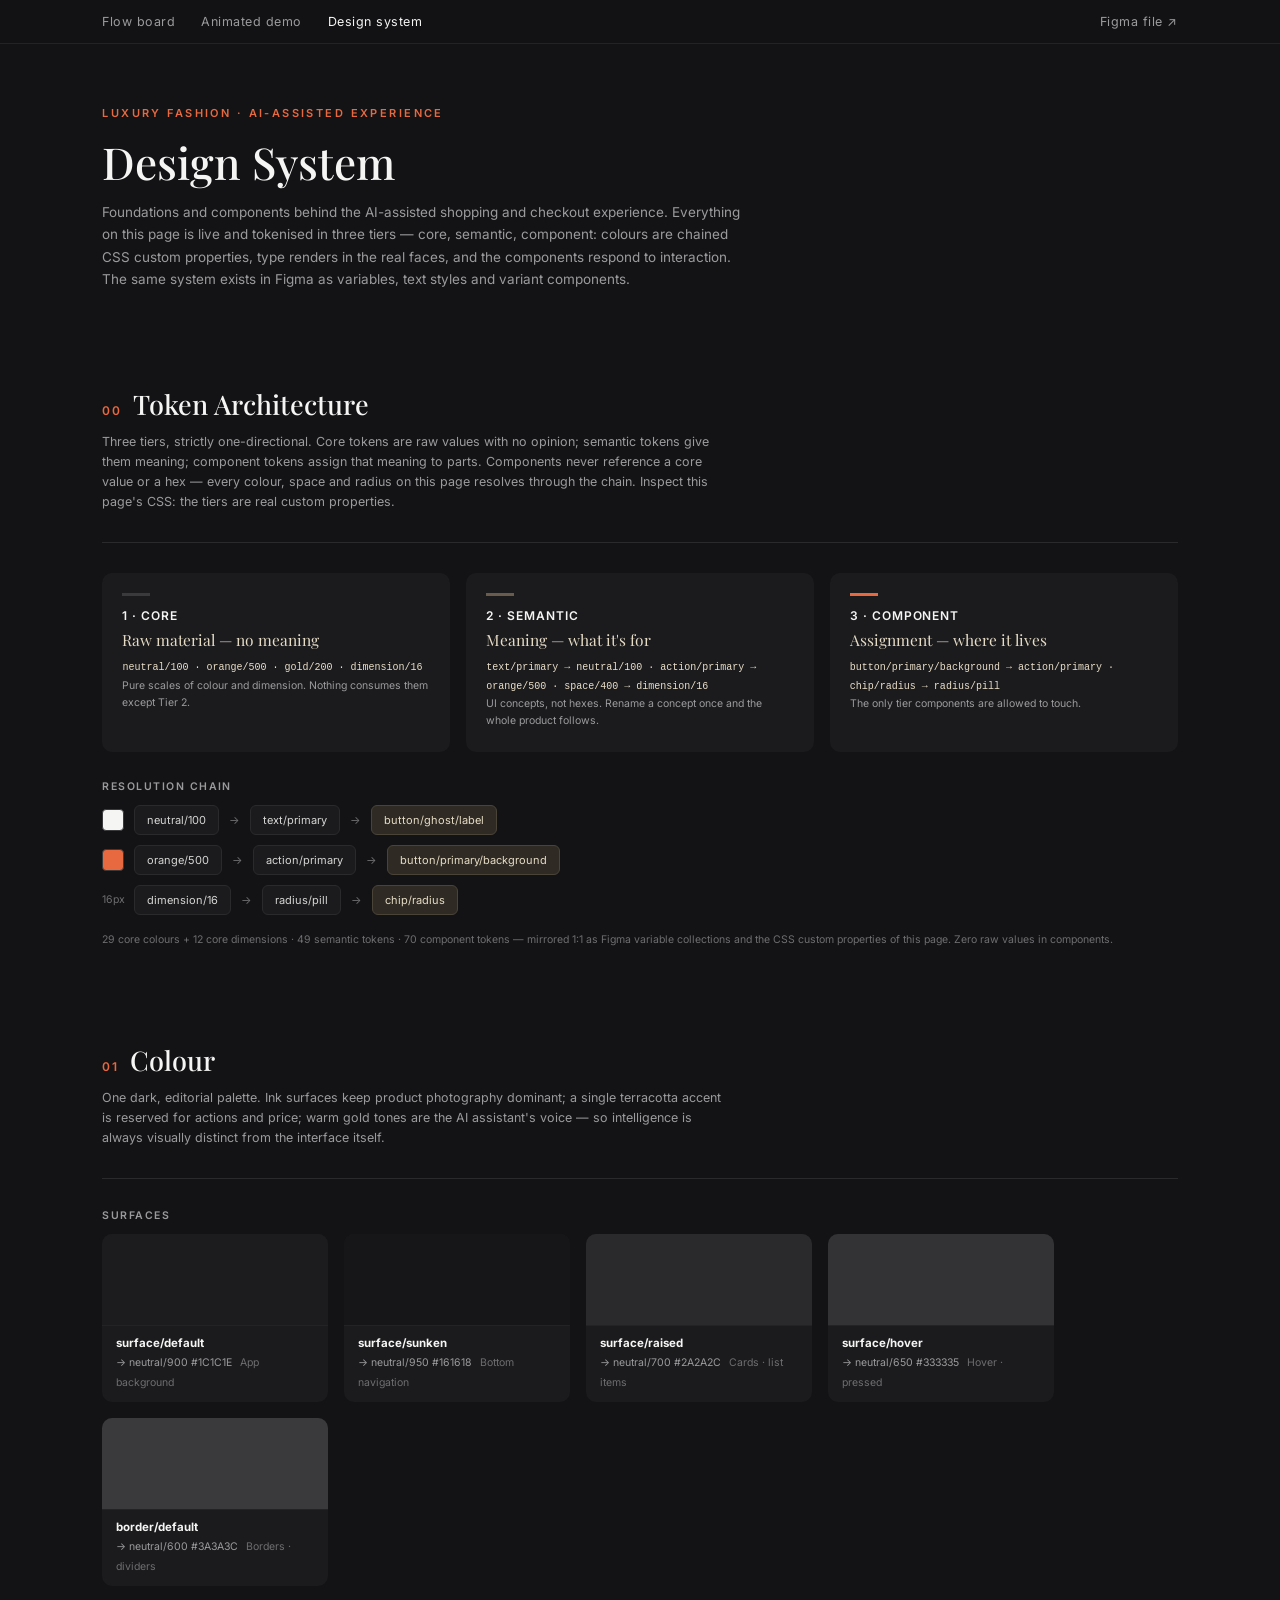
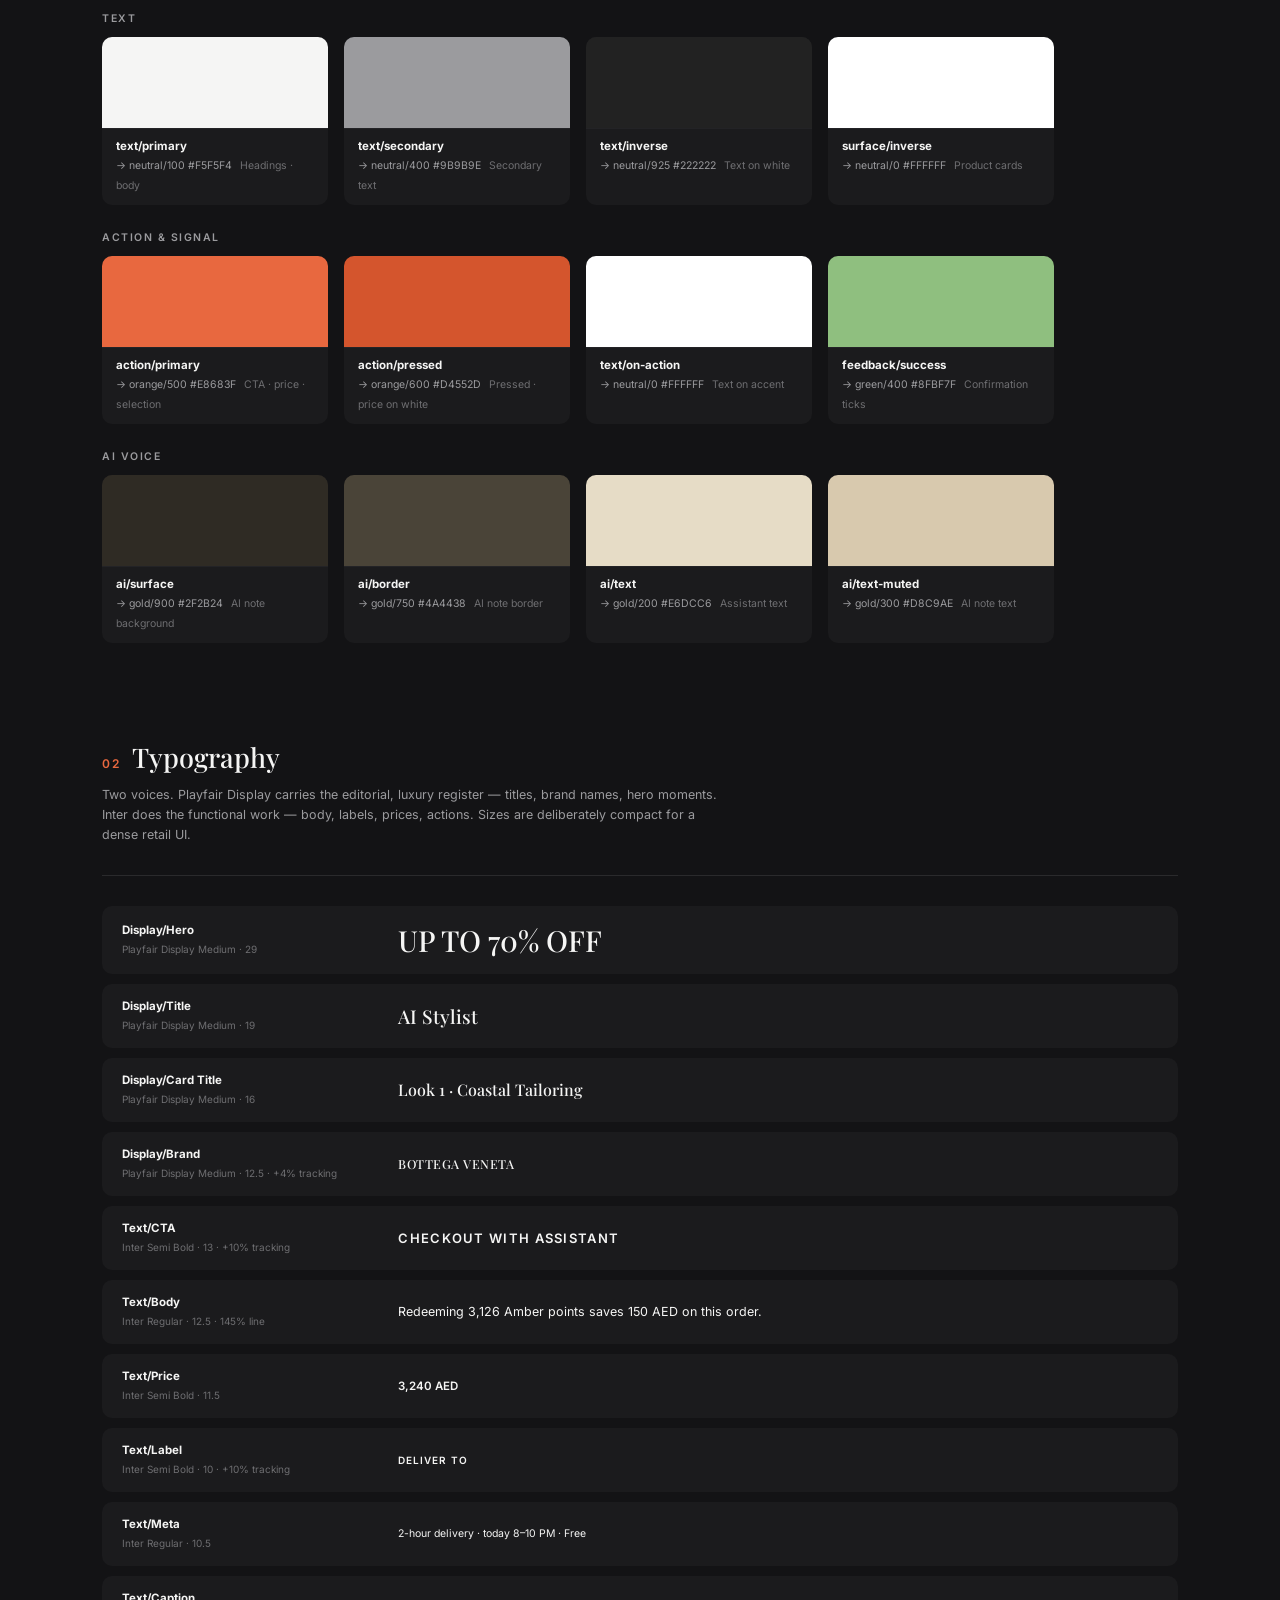
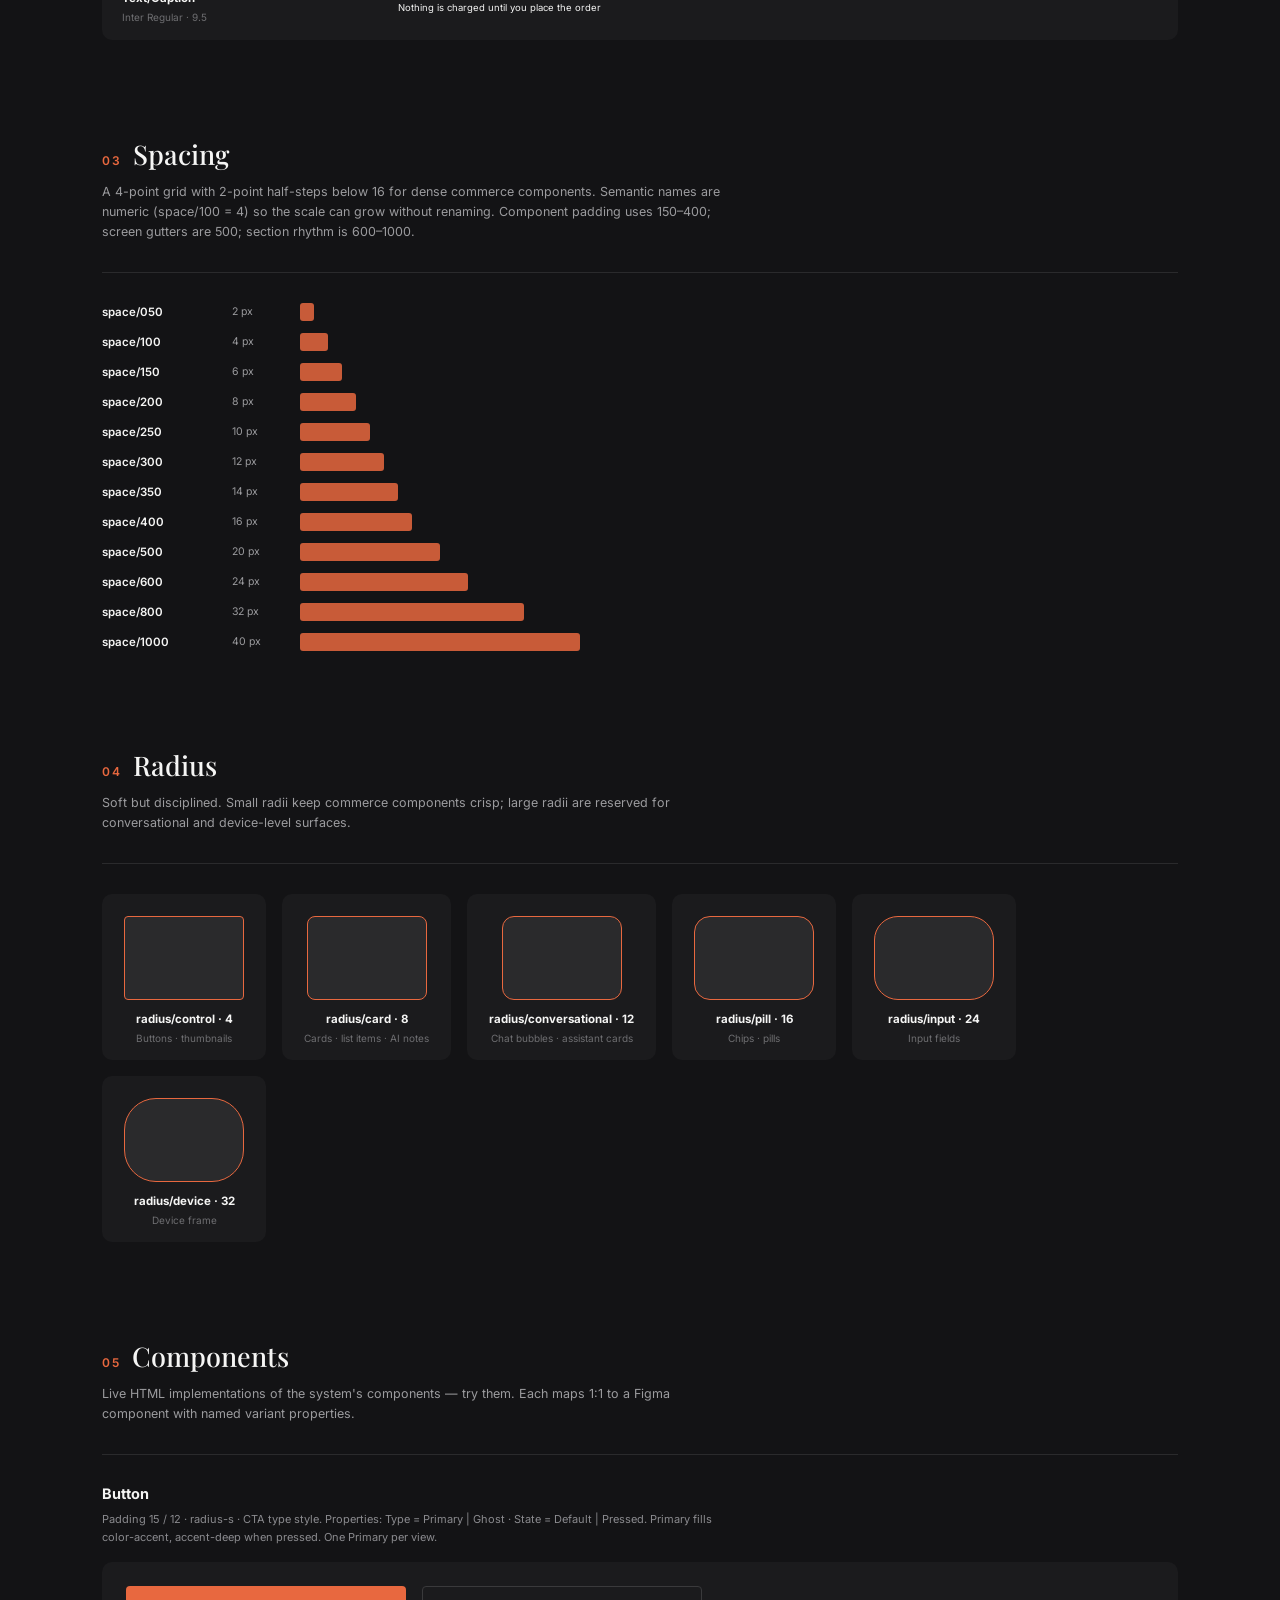
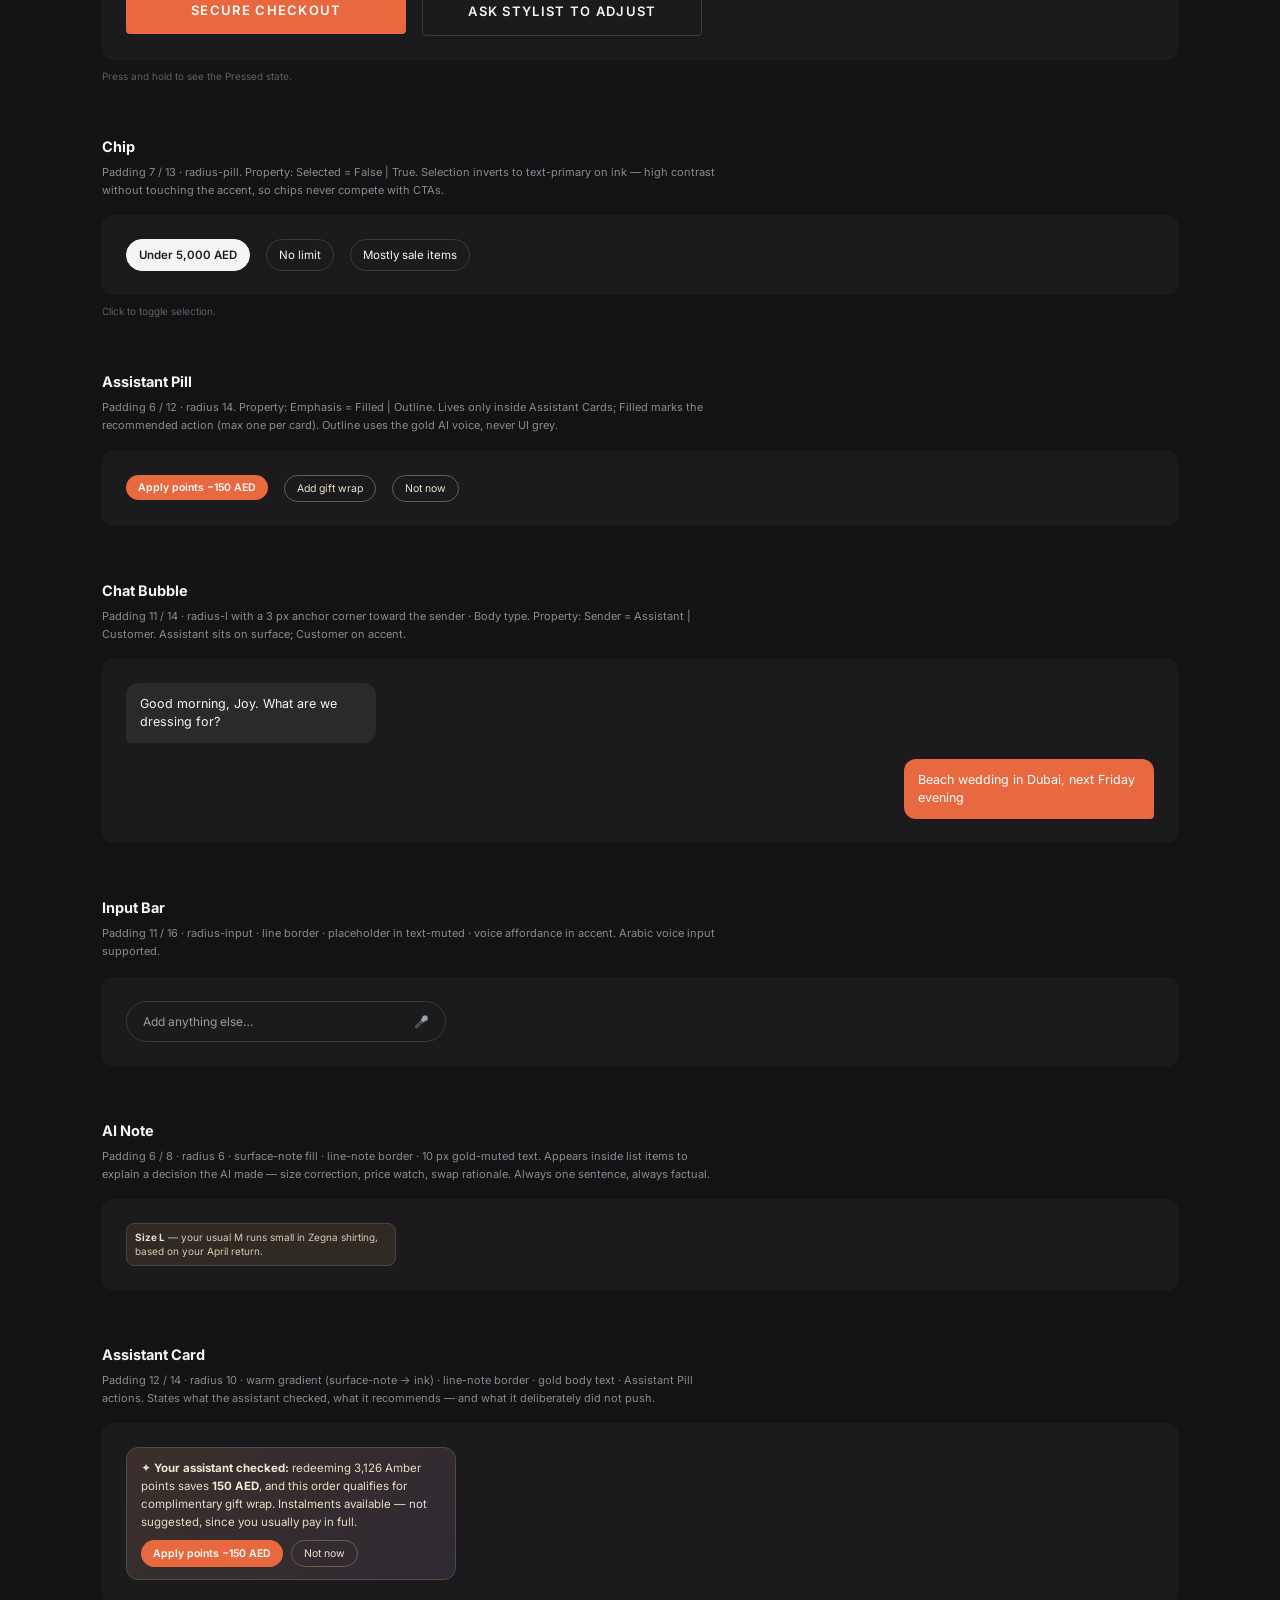
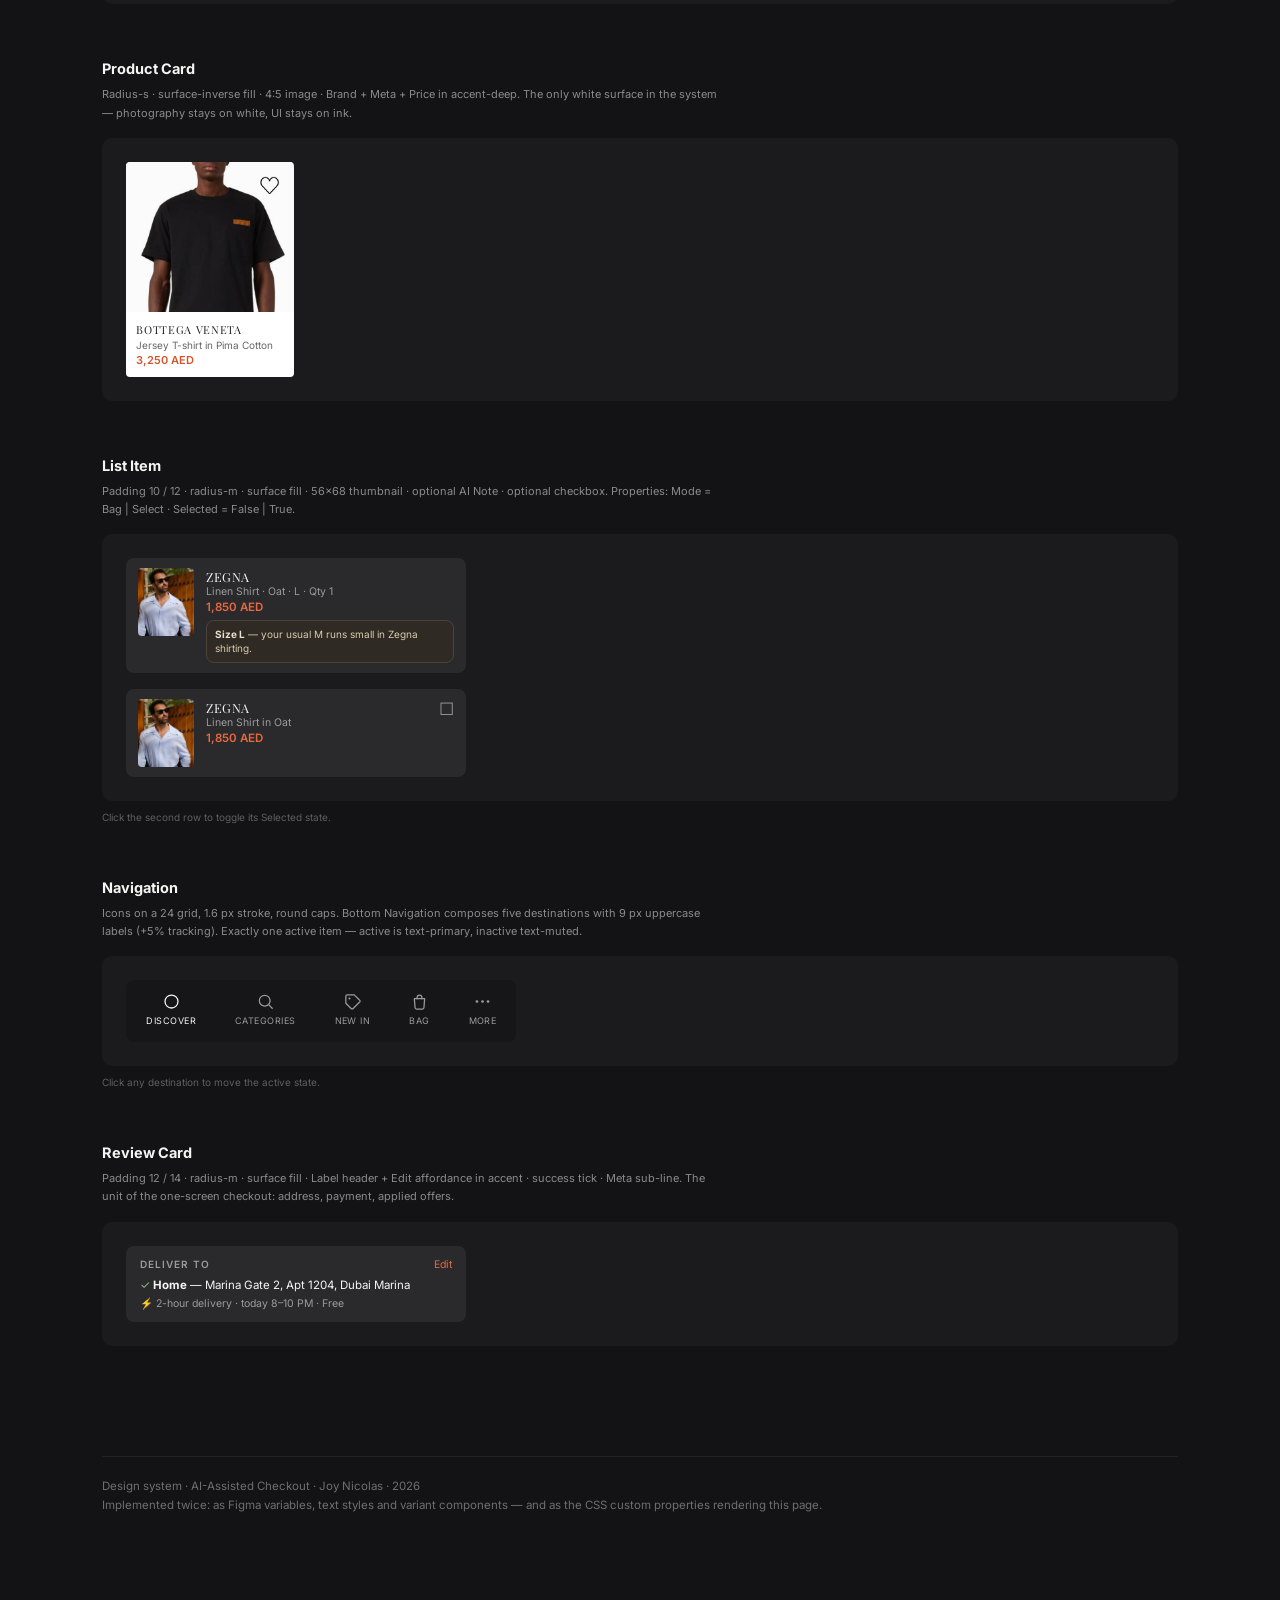
<file: ai-stylist/designsystem.html>
<!DOCTYPE html>
<html lang="en">
<head>
<meta charset="UTF-8">
<meta name="viewport" content="width=device-width, initial-scale=1.0">
<title>Design System — AI-Assisted Checkout</title>
<link href="https://fonts.googleapis.com/css2?family=Playfair+Display:wght@400;500&family=Inter:wght@400;500;600;700&display=swap" rel="stylesheet">
<style>
:root{
  /* ================= TIER 1 · CORE — raw values, no meaning ================= */
  --core-neutral-0:#FFFFFF; --core-neutral-100:#F5F5F4; --core-neutral-400:#9B9B9E; --core-neutral-450:#8A8A8E;
  --core-neutral-500:#6E6E71; --core-neutral-525:#666666; --core-neutral-575:#55555A; --core-neutral-600:#3A3A3C;
  --core-neutral-650:#333335; --core-neutral-700:#2A2A2C; --core-neutral-850:#1B1B1D; --core-neutral-900:#1C1C1E;
  --core-neutral-925:#222222; --core-neutral-950:#161618; --core-neutral-975:#131315;
  --core-orange-500:#E8683F; --core-orange-600:#D4552D;
  --core-gold-100:#F0E7D4; --core-gold-150:#EADFC9; --core-gold-200:#E6DCC6; --core-gold-300:#D8C9AE;
  --core-gold-600:#6A5C4D; --core-gold-700:#55483F; --core-gold-750:#4A4438; --core-gold-900:#2F2B24;
  --core-brown-800:#3A2F2B; --core-brown-850:#2E2A33; --core-green-400:#8FBF7F;
  --core-dim-2:2px; --core-dim-4:4px; --core-dim-6:6px; --core-dim-8:8px; --core-dim-10:10px; --core-dim-12:12px;
  --core-dim-14:14px; --core-dim-16:16px; --core-dim-20:20px; --core-dim-24:24px; --core-dim-32:32px; --core-dim-40:40px;

  /* ================= TIER 2 · SEMANTIC — meaning ================= */
  --sem-surface-default:var(--core-neutral-900); --sem-surface-sunken:var(--core-neutral-950);
  --sem-surface-raised:var(--core-neutral-700); --sem-surface-hover:var(--core-neutral-650);
  --sem-surface-contrast:var(--core-neutral-100); --sem-surface-inverse:var(--core-neutral-0);
  --sem-border-default:var(--core-neutral-600); --sem-border-strong:var(--core-neutral-575);
  --sem-text-primary:var(--core-neutral-100); --sem-text-secondary:var(--core-neutral-400);
  --sem-text-on-action:var(--core-neutral-0); --sem-text-on-contrast:var(--core-neutral-900);
  --sem-text-inverse:var(--core-neutral-925); --sem-text-inverse-muted:var(--core-neutral-525);
  --sem-action-primary:var(--core-orange-500); --sem-action-pressed:var(--core-orange-600);
  --sem-feedback-success:var(--core-green-400);
  --sem-ai-surface:var(--core-gold-900); --sem-ai-border:var(--core-gold-750); --sem-ai-border-strong:var(--core-gold-700);
  --sem-ai-action-border:var(--core-gold-600); --sem-ai-text-strong:var(--core-gold-100); --sem-ai-text:var(--core-gold-200);
  --sem-ai-text-subtle:var(--core-gold-150); --sem-ai-text-muted:var(--core-gold-300);
  --sem-ai-gradient-a:var(--core-brown-800); --sem-ai-gradient-b:var(--core-brown-850);
  --sem-doc-canvas:var(--core-neutral-975); --sem-doc-surface:var(--core-neutral-850);
  --sem-doc-text-faint:var(--core-neutral-450); --sem-doc-text-dim:var(--core-neutral-500);
  --sem-space-050:var(--core-dim-2); --sem-space-100:var(--core-dim-4); --sem-space-150:var(--core-dim-6);
  --sem-space-200:var(--core-dim-8); --sem-space-250:var(--core-dim-10); --sem-space-300:var(--core-dim-12);
  --sem-space-350:var(--core-dim-14); --sem-space-400:var(--core-dim-16); --sem-space-500:var(--core-dim-20);
  --sem-space-600:var(--core-dim-24); --sem-space-800:var(--core-dim-32); --sem-space-1000:var(--core-dim-40);
  --sem-radius-control:var(--core-dim-4); --sem-radius-card:var(--core-dim-8); --sem-radius-conversational:var(--core-dim-12);
  --sem-radius-pill:var(--core-dim-16); --sem-radius-input:var(--core-dim-24); --sem-radius-device:var(--core-dim-32);

  /* ================= TIER 3 · COMPONENT — assignment ================= */
  --cmp-button-primary-bg:var(--sem-action-primary); --cmp-button-primary-bg-pressed:var(--sem-action-pressed);
  --cmp-button-primary-label:var(--sem-text-on-action); --cmp-button-ghost-border:var(--sem-border-default);
  --cmp-button-ghost-border-pressed:var(--sem-border-strong); --cmp-button-ghost-bg-pressed:var(--sem-surface-hover);
  --cmp-button-ghost-label:var(--sem-text-primary); --cmp-button-radius:var(--sem-radius-control);
  --cmp-button-pad-y:var(--sem-space-400); --cmp-button-pad-x:var(--sem-space-300);
  --cmp-chip-border:var(--sem-border-default); --cmp-chip-label:var(--sem-text-primary);
  --cmp-chip-selected-bg:var(--sem-surface-contrast); --cmp-chip-selected-label:var(--sem-text-on-contrast);
  --cmp-chip-radius:var(--sem-radius-pill); --cmp-chip-pad-y:var(--sem-space-200); --cmp-chip-pad-x:var(--sem-space-300);
  --cmp-pill-filled-bg:var(--sem-action-primary); --cmp-pill-filled-label:var(--sem-text-on-action);
  --cmp-pill-outline-border:var(--sem-ai-action-border); --cmp-pill-outline-label:var(--sem-ai-text-subtle);
  --cmp-pill-radius:var(--sem-radius-pill); --cmp-pill-pad-y:var(--sem-space-150); --cmp-pill-pad-x:var(--sem-space-300);
  --cmp-bubble-assistant-bg:var(--sem-surface-raised); --cmp-bubble-assistant-text:var(--sem-text-primary);
  --cmp-bubble-customer-bg:var(--sem-action-primary); --cmp-bubble-customer-text:var(--sem-text-on-action);
  --cmp-bubble-radius:var(--sem-radius-conversational); --cmp-bubble-radius-anchor:var(--sem-radius-control);
  --cmp-bubble-pad-y:var(--sem-space-300); --cmp-bubble-pad-x:var(--sem-space-350);
  --cmp-input-border:var(--sem-border-default); --cmp-input-placeholder:var(--sem-text-secondary);
  --cmp-input-icon:var(--sem-action-primary); --cmp-input-radius:var(--sem-radius-input);
  --cmp-input-pad-y:var(--sem-space-300); --cmp-input-pad-x:var(--sem-space-400);
  --cmp-note-bg:var(--sem-ai-surface); --cmp-note-border:var(--sem-ai-border); --cmp-note-text:var(--sem-ai-text-muted);
  --cmp-note-radius:var(--sem-radius-card); --cmp-note-pad-y:var(--sem-space-150); --cmp-note-pad-x:var(--sem-space-200);
  --cmp-assist-border:var(--sem-ai-border-strong); --cmp-assist-text:var(--sem-ai-text);
  --cmp-assist-radius:var(--sem-radius-conversational); --cmp-assist-pad-y:var(--sem-space-300); --cmp-assist-pad-x:var(--sem-space-350);
  --cmp-pcard-bg:var(--sem-surface-inverse); --cmp-pcard-brand:var(--sem-text-inverse);
  --cmp-pcard-meta:var(--sem-text-inverse-muted); --cmp-pcard-price:var(--sem-action-pressed); --cmp-pcard-radius:var(--sem-radius-control);
  --cmp-item-bg:var(--sem-surface-raised); --cmp-item-brand:var(--sem-text-primary); --cmp-item-meta:var(--sem-text-secondary);
  --cmp-item-price:var(--sem-action-primary); --cmp-item-check:var(--sem-text-secondary); --cmp-item-check-selected:var(--sem-action-primary);
  --cmp-item-radius:var(--sem-radius-card); --cmp-item-pad:var(--sem-space-300);
  --cmp-nav-bg:var(--sem-surface-sunken); --cmp-nav-item:var(--sem-text-secondary); --cmp-nav-item-active:var(--sem-text-primary);
  --cmp-review-bg:var(--sem-surface-raised); --cmp-review-label:var(--sem-text-secondary);
  --cmp-review-edit:var(--sem-action-primary); --cmp-review-tick:var(--sem-feedback-success); --cmp-review-radius:var(--sem-radius-card);

  /* legacy aliases → semantic tier (kept for compatibility) */
  --color-ink:var(--sem-surface-default); --color-ink-deep:var(--sem-surface-sunken); --color-surface:var(--sem-surface-raised);
  --color-surface-raised:var(--sem-surface-hover); --color-surface-note:var(--sem-ai-surface); --color-line:var(--sem-border-default);
  --color-line-note:var(--sem-ai-border); --color-text-primary:var(--sem-text-primary); --color-text-muted:var(--sem-text-secondary);
  --color-accent:var(--sem-action-primary); --color-accent-deep:var(--sem-action-pressed); --color-gold:var(--sem-ai-text);
  --color-gold-muted:var(--sem-ai-text-muted); --color-success:var(--sem-feedback-success); --color-on-accent:var(--sem-text-on-action);
  --color-surface-inverse:var(--sem-surface-inverse); --color-text-inverse:var(--sem-text-inverse);
  --space-xs:var(--sem-space-100); --space-s:var(--sem-space-200); --space-m:var(--sem-space-300); --space-l:var(--sem-space-400);
  --space-xl:var(--sem-space-500); --space-2xl:var(--sem-space-600); --space-3xl:var(--sem-space-800); --space-4xl:var(--sem-space-1000);
  --radius-s:var(--sem-radius-control); --radius-m:var(--sem-radius-card); --radius-l:var(--sem-radius-conversational);
  --radius-pill:var(--sem-radius-pill); --radius-input:var(--sem-radius-input); --radius-device:var(--sem-radius-device);
  --serif:'Playfair Display',Georgia,serif; --sans:'Inter',-apple-system,sans-serif;
  --page:var(--sem-doc-canvas); --card-bg:var(--sem-doc-surface);
}
*{margin:0;padding:0;box-sizing:border-box}
body{background:var(--page);font-family:var(--sans);color:var(--color-text-primary);padding:72px 8vw 120px}
a{color:inherit}
.topnav{position:fixed;top:0;left:0;right:0;background:rgba(19,19,21,.92);backdrop-filter:blur(8px);border-bottom:1px solid #232326;padding:14px 8vw;display:flex;gap:26px;font-size:12.5px;z-index:50}
.topnav a{color:var(--color-text-muted);text-decoration:none;letter-spacing:.04em}
.topnav a:hover,.topnav a.on{color:var(--color-text-primary)}
.eyebrow{letter-spacing:.22em;font-size:11px;font-weight:600;color:var(--color-accent);text-transform:uppercase;margin-top:34px}
h1{font-family:var(--serif);font-weight:500;font-size:44px;margin:12px 0 10px}
.lead{max-width:640px;color:var(--color-text-muted);font-size:13.5px;line-height:1.65}
section{margin-top:96px}
.snum{color:var(--color-accent);font-weight:600;font-size:12px;letter-spacing:.1em;margin-right:12px}
h2{font-family:var(--serif);font-weight:500;font-size:27px;display:inline}
.sdesc{max-width:620px;color:var(--color-text-muted);font-size:12.5px;line-height:1.6;margin:10px 0 30px}
.divider{height:1px;background:var(--color-surface);margin-bottom:30px}
.gname{font-size:10.5px;letter-spacing:.14em;color:var(--color-text-muted);font-weight:600;margin:26px 0 12px;text-transform:uppercase}

/* token architecture */
.tiers{display:flex;gap:16px;flex-wrap:wrap}
.tier{flex:1;min-width:250px;background:var(--card-bg);border-radius:10px;padding:20px 20px 22px}
.tier .tbar{width:28px;height:3px;margin-bottom:12px}
.tier .tt{font-size:12px;font-weight:600;letter-spacing:.08em;display:block}
.tier .ts{font-family:var(--serif);font-size:15.5px;color:var(--sem-ai-text);margin:6px 0 8px}
.tier p{font-size:10.5px;color:var(--color-text-muted);line-height:1.65}
.tier code{color:var(--sem-ai-text-subtle);font-size:10px}
.chainlbl{font-size:10.5px;letter-spacing:.14em;color:var(--color-text-muted);font-weight:600;margin:28px 0 12px;text-transform:uppercase}
.chain{display:flex;align-items:center;gap:10px;flex-wrap:wrap;margin-bottom:10px;font-size:11px}
.chain .cc{background:var(--card-bg);border:1px solid var(--color-surface);border-radius:6px;padding:7px 12px;color:#D6D6D4}
.chain .cc.em{background:var(--sem-ai-surface);border-color:var(--sem-ai-border);color:var(--sem-ai-text)}
.chain .dot{width:22px;height:22px;border-radius:4px;border:1px solid var(--color-line)}
.chain .arr{color:var(--sem-doc-text-dim)}
.tstat{font-size:10.5px;color:var(--sem-doc-text-dim);margin-top:18px}
/* colour */
.crow{display:flex;flex-wrap:wrap;gap:16px}
.swatch{background:var(--card-bg);border-radius:10px;overflow:hidden;width:226px}
.swatch .chip-color{height:92px;border-bottom:1px solid #232326}
.swatch .m{padding:10px 14px 12px}
.swatch .m b{font-size:11.5px;display:block}
.swatch .m span{font-size:10.5px;color:var(--color-text-muted);margin-right:8px}
.swatch .m i{font-style:normal;font-size:10.5px;color:#6E6E71}
/* typography */
.trow{display:flex;align-items:center;gap:26px;background:var(--card-bg);border-radius:10px;padding:15px 20px;margin-bottom:10px}
.trow .tmeta{width:250px;flex:0 0 auto}
.trow .tmeta b{font-size:11.5px;display:block}
.trow .tmeta span{font-size:10px;color:#6E6E71}
/* spacing */
.sprow{display:flex;align-items:center;gap:20px;margin-bottom:12px}
.sprow b{width:110px;font-size:11.5px;font-weight:600}
.sprow span{width:48px;font-size:10.5px;color:var(--color-text-muted)}
.sprow .bar{height:18px;border-radius:3px;background:var(--color-accent);opacity:.85}
/* radius */
.rrow{display:flex;flex-wrap:wrap;gap:16px}
.rcard{background:var(--card-bg);border-radius:10px;padding:22px 22px 14px;text-align:center}
.rcard .box{width:120px;height:84px;background:var(--color-surface);border:1.5px solid var(--color-accent);margin:0 auto 12px}
.rcard b{font-size:11.5px;display:block}
.rcard span{font-size:10px;color:#6E6E71}
/* components */
.cblock{margin-bottom:56px}
.cblock h3{font-size:14.5px;margin-bottom:8px}
.cspec{max-width:620px;font-size:11px;color:#8A8A8E;line-height:1.65;margin-bottom:16px}
.cstage{background:var(--card-bg);border-radius:10px;padding:24px;display:flex;flex-wrap:wrap;gap:16px;align-items:flex-start}
.cstage.col{flex-direction:column}
/* live components */
.ds-btn{font-family:var(--sans);width:280px;padding:var(--cmp-button-pad-y) var(--cmp-button-pad-x);border-radius:var(--cmp-button-radius);font-size:13px;font-weight:600;letter-spacing:.1em;text-align:center;cursor:pointer;border:none;transition:background .15s,border-color .15s}
.ds-btn.primary{background:var(--cmp-button-primary-bg);color:var(--cmp-button-primary-label)}
.ds-btn.primary:active{background:var(--cmp-button-primary-bg-pressed)}
.ds-btn.ghost{background:transparent;border:1px solid var(--cmp-button-ghost-border);color:var(--cmp-button-ghost-label)}
.ds-btn.ghost:active{background:var(--cmp-button-ghost-bg-pressed);border-color:var(--cmp-button-ghost-border-pressed)}
.ds-chip{font-family:var(--sans);padding:var(--cmp-chip-pad-y) var(--cmp-chip-pad-x);border-radius:var(--cmp-chip-radius);font-size:11.5px;border:1px solid var(--cmp-chip-border);background:transparent;color:var(--cmp-chip-label);cursor:pointer;transition:all .15s}
.ds-chip.sel{background:var(--cmp-chip-selected-bg);color:var(--cmp-chip-selected-label);border-color:var(--cmp-chip-selected-bg);font-weight:600}
.ds-pill{font-family:var(--sans);padding:var(--cmp-pill-pad-y) var(--cmp-pill-pad-x);border-radius:var(--cmp-pill-radius);font-size:10.5px;cursor:pointer;border:none}
.ds-pill.filled{background:var(--cmp-pill-filled-bg);color:var(--cmp-pill-filled-label);font-weight:600}
.ds-pill.outline{background:transparent;border:1px solid var(--cmp-pill-outline-border);color:var(--cmp-pill-outline-label)}
.ds-bub{padding:var(--cmp-bubble-pad-y) var(--cmp-bubble-pad-x);border-radius:var(--cmp-bubble-radius);font-size:12.5px;line-height:1.45;max-width:250px}
.ds-bub.ai{background:var(--cmp-bubble-assistant-bg);color:var(--cmp-bubble-assistant-text);border-bottom-left-radius:var(--cmp-bubble-radius-anchor)}
.ds-bub.me{background:var(--cmp-bubble-customer-bg);color:var(--cmp-bubble-customer-text);border-bottom-right-radius:var(--cmp-bubble-radius-anchor)}
.ds-input{display:flex;align-items:center;justify-content:space-between;width:320px;border:1px solid var(--cmp-input-border);border-radius:var(--cmp-input-radius);padding:var(--cmp-input-pad-y) var(--cmp-input-pad-x);font-size:12px;color:var(--cmp-input-placeholder)}
.ds-input .mic{color:var(--cmp-input-icon)}
.ds-note{background:var(--cmp-note-bg);border:1px solid var(--cmp-note-border);border-radius:var(--cmp-note-radius);padding:var(--cmp-note-pad-y) var(--cmp-note-pad-x);font-size:10px;color:var(--cmp-note-text);line-height:1.45;max-width:270px}
.ds-note b{color:#EADFC9}
.ds-assist{background:linear-gradient(135deg,var(--sem-ai-gradient-a),var(--sem-ai-gradient-b));border:1px solid var(--cmp-assist-border);border-radius:var(--cmp-assist-radius);padding:var(--cmp-assist-pad-y) var(--cmp-assist-pad-x);font-size:11.5px;line-height:1.55;color:var(--cmp-assist-text);max-width:330px}
.ds-assist b{color:#F0E7D4}
.ds-assist .acts{display:flex;gap:8px;margin-top:9px}
.ds-pcard{width:168px;background:var(--cmp-pcard-bg);border-radius:var(--cmp-pcard-radius);overflow:hidden}
.ds-pcard .img{height:150px;background:url([data-uri]) center top/cover}
.ds-pcard .m{padding:var(--sem-space-250);color:var(--cmp-pcard-brand)}
.ds-pcard .m .b{font-family:var(--serif);font-size:11px;letter-spacing:.06em}
.ds-pcard .m .n{font-size:10px;color:var(--cmp-pcard-meta);margin:var(--sem-space-050) 0}
.ds-pcard .m .p{font-size:11px;font-weight:600;color:var(--cmp-pcard-price)}
.ds-item{display:flex;gap:var(--sem-space-300);width:340px;background:var(--cmp-item-bg);border-radius:var(--cmp-item-radius);padding:var(--sem-space-250) var(--cmp-item-pad);cursor:pointer}
.ds-item .th{width:56px;height:68px;border-radius:var(--sem-radius-control);background:url([data-uri]) center 15%/cover;flex:0 0 auto}
.ds-item .d{flex:1;font-size:10.5px;color:var(--cmp-item-meta)}
.ds-item .d .b{font-family:var(--serif);font-size:12.5px;color:var(--cmp-item-brand);letter-spacing:.04em}
.ds-item .d .p{color:var(--cmp-item-price);font-weight:600;font-size:11.5px;margin:2px 0 6px}
.ds-item .ck{font-size:17px;color:var(--cmp-item-check)}
.ds-item.sel .ck{color:var(--cmp-item-check-selected)}
.ds-nav{width:390px;display:flex;justify-content:space-between;background:var(--cmp-nav-bg);padding:var(--sem-space-300) var(--sem-space-500) var(--sem-space-400);border-radius:8px}
.ds-nav div{text-align:center;font-size:9px;letter-spacing:.05em;color:var(--cmp-nav-item);text-transform:uppercase;cursor:pointer}
.ds-nav div.on{color:var(--cmp-nav-item-active)}
.ds-nav svg{width:19px;height:19px;stroke:currentColor;fill:none;stroke-width:1.6;stroke-linecap:round;stroke-linejoin:round;display:block;margin:0 auto 4px}
.ds-nav .fdot{fill:currentColor;stroke:none}
.ds-rev{width:340px;background:var(--cmp-review-bg);border-radius:var(--cmp-review-radius);padding:var(--sem-space-300) var(--sem-space-350);font-size:11.5px}
.ds-rev .hd{display:flex;justify-content:space-between;font-size:10px;letter-spacing:.1em;color:var(--cmp-review-label);font-weight:600}
.ds-rev .hd .e{color:var(--cmp-review-edit);letter-spacing:0;font-weight:400;font-size:10.5px;cursor:pointer}
.ds-rev .v{margin-top:6px;line-height:1.5}
.ds-rev .v .tick{color:var(--cmp-review-tick)}
.ds-rev .sub{color:var(--color-text-muted);font-size:10.5px;margin-top:3px}
.hint{font-size:10px;color:#5f5f63;margin-top:10px}
.foot{margin-top:110px;border-top:1px solid #232326;padding-top:20px;font-size:11.5px;color:#6E6E71;line-height:1.7}
</style>
</head>
<body>

<nav class="topnav">
  <a href="index.html">Flow board</a>
  <a href="demo.html">Animated demo</a>
  <a href="designsystem.html" class="on">Design system</a>
  <a href="https://www.figma.com/design/0IGYyGO4Yr2Kc0yqQ5Wh54/AI-Assisted-Flow?node-id=0-1&t=NBr7anMolZmNhfzv-1" target="_blank" rel="noopener" style="margin-left:auto">Figma file ↗</a>
</nav>

<div class="eyebrow">Luxury Fashion · AI-Assisted Experience</div>
<h1>Design System</h1>
<p class="lead">Foundations and components behind the AI-assisted shopping and checkout experience. Everything on this page is live and tokenised in three tiers — core, semantic, component: colours are chained CSS custom properties, type renders in the real faces, and the components respond to interaction. The same system exists in Figma as variables, text styles and variant components.</p>

<section>
  <span class="snum">00</span><h2>Token Architecture</h2>
  <p class="sdesc">Three tiers, strictly one-directional. Core tokens are raw values with no opinion; semantic tokens give them meaning; component tokens assign that meaning to parts. Components never reference a core value or a hex — every colour, space and radius on this page resolves through the chain. Inspect this page's CSS: the tiers are real custom properties.</p>
  <div class="divider"></div>
  <div class="tiers">
    <div class="tier"><div class="tbar" style="background:var(--color-line)"></div><span class="tt">1 · CORE</span><div class="ts">Raw material — no meaning</div><p><code>neutral/100 · orange/500 · gold/200 · dimension/16</code><br>Pure scales of colour and dimension. Nothing consumes them except Tier 2.</p></div>
    <div class="tier"><div class="tbar" style="background:var(--sem-ai-action-border)"></div><span class="tt">2 · SEMANTIC</span><div class="ts">Meaning — what it's for</div><p><code>text/primary → neutral/100 · action/primary → orange/500 · space/400 → dimension/16</code><br>UI concepts, not hexes. Rename a concept once and the whole product follows.</p></div>
    <div class="tier"><div class="tbar" style="background:var(--sem-action-primary)"></div><span class="tt">3 · COMPONENT</span><div class="ts">Assignment — where it lives</div><p><code>button/primary/background → action/primary · chip/radius → radius/pill</code><br>The only tier components are allowed to touch.</p></div>
  </div>
  <div class="chainlbl">Resolution chain</div>
  <div class="chain"><span class="dot" style="background:var(--core-neutral-100)"></span><span class="cc">neutral/100</span><span class="arr">→</span><span class="cc">text/primary</span><span class="arr">→</span><span class="cc em">button/ghost/label</span></div>
  <div class="chain"><span class="dot" style="background:var(--core-orange-500)"></span><span class="cc">orange/500</span><span class="arr">→</span><span class="cc">action/primary</span><span class="arr">→</span><span class="cc em">button/primary/background</span></div>
  <div class="chain"><span style="font-size:10.5px;color:var(--sem-doc-text-dim);width:22px">16px</span><span class="cc">dimension/16</span><span class="arr">→</span><span class="cc">radius/pill</span><span class="arr">→</span><span class="cc em">chip/radius</span></div>
  <p class="tstat">29 core colours + 12 core dimensions · 49 semantic tokens · 70 component tokens — mirrored 1:1 as Figma variable collections and the CSS custom properties of this page. Zero raw values in components.</p>
</section>

<section>
  <span class="snum">01</span><h2>Colour</h2>
  <p class="sdesc">One dark, editorial palette. Ink surfaces keep product photography dominant; a single terracotta accent is reserved for actions and price; warm gold tones are the AI assistant's voice — so intelligence is always visually distinct from the interface itself.</p>
  <div class="divider"></div>
  <div id="colors"></div>
</section>

<section>
  <span class="snum">02</span><h2>Typography</h2>
  <p class="sdesc">Two voices. Playfair Display carries the editorial, luxury register — titles, brand names, hero moments. Inter does the functional work — body, labels, prices, actions. Sizes are deliberately compact for a dense retail UI.</p>
  <div class="divider"></div>
  <div id="type"></div>
</section>

<section>
  <span class="snum">03</span><h2>Spacing</h2>
  <p class="sdesc">A 4-point grid with 2-point half-steps below 16 for dense commerce components. Semantic names are numeric (space/100 = 4) so the scale can grow without renaming. Component padding uses 150–400; screen gutters are 500; section rhythm is 600–1000.</p>
  <div class="divider"></div>
  <div id="spacing"></div>
</section>

<section>
  <span class="snum">04</span><h2>Radius</h2>
  <p class="sdesc">Soft but disciplined. Small radii keep commerce components crisp; large radii are reserved for conversational and device-level surfaces.</p>
  <div class="divider"></div>
  <div class="rrow" id="radius"></div>
</section>

<section>
  <span class="snum">05</span><h2>Components</h2>
  <p class="sdesc">Live HTML implementations of the system's components — try them. Each maps 1:1 to a Figma component with named variant properties.</p>
  <div class="divider"></div>

  <div class="cblock">
    <h3>Button</h3>
    <p class="cspec">Padding 15 / 12 · radius-s · CTA type style. Properties: Type = Primary | Ghost · State = Default | Pressed. Primary fills color-accent, accent-deep when pressed. One Primary per view.</p>
    <div class="cstage">
      <button class="ds-btn primary">SECURE CHECKOUT</button>
      <button class="ds-btn ghost">ASK STYLIST TO ADJUST</button>
    </div>
    <p class="hint">Press and hold to see the Pressed state.</p>
  </div>

  <div class="cblock">
    <h3>Chip</h3>
    <p class="cspec">Padding 7 / 13 · radius-pill. Property: Selected = False | True. Selection inverts to text-primary on ink — high contrast without touching the accent, so chips never compete with CTAs.</p>
    <div class="cstage">
      <button class="ds-chip sel">Under 5,000 AED</button>
      <button class="ds-chip">No limit</button>
      <button class="ds-chip">Mostly sale items</button>
    </div>
    <p class="hint">Click to toggle selection.</p>
  </div>

  <div class="cblock">
    <h3>Assistant Pill</h3>
    <p class="cspec">Padding 6 / 12 · radius 14. Property: Emphasis = Filled | Outline. Lives only inside Assistant Cards; Filled marks the recommended action (max one per card). Outline uses the gold AI voice, never UI grey.</p>
    <div class="cstage">
      <button class="ds-pill filled">Apply points −150 AED</button>
      <button class="ds-pill outline">Add gift wrap</button>
      <button class="ds-pill outline">Not now</button>
    </div>
  </div>

  <div class="cblock">
    <h3>Chat Bubble</h3>
    <p class="cspec">Padding 11 / 14 · radius-l with a 3 px anchor corner toward the sender · Body type. Property: Sender = Assistant | Customer. Assistant sits on surface; Customer on accent.</p>
    <div class="cstage col">
      <div class="ds-bub ai">Good morning, Joy. What are we dressing for?</div>
      <div class="ds-bub me" style="align-self:flex-end">Beach wedding in Dubai, next Friday evening</div>
    </div>
  </div>

  <div class="cblock">
    <h3>Input Bar</h3>
    <p class="cspec">Padding 11 / 16 · radius-input · line border · placeholder in text-muted · voice affordance in accent. Arabic voice input supported.</p>
    <div class="cstage"><div class="ds-input"><span>Add anything else…</span><span class="mic">🎤</span></div></div>
  </div>

  <div class="cblock">
    <h3>AI Note</h3>
    <p class="cspec">Padding 6 / 8 · radius 6 · surface-note fill · line-note border · 10 px gold-muted text. Appears inside list items to explain a decision the AI made — size correction, price watch, swap rationale. Always one sentence, always factual.</p>
    <div class="cstage"><div class="ds-note"><b>Size L</b> — your usual M runs small in Zegna shirting, based on your April return.</div></div>
  </div>

  <div class="cblock">
    <h3>Assistant Card</h3>
    <p class="cspec">Padding 12 / 14 · radius 10 · warm gradient (surface-note → ink) · line-note border · gold body text · Assistant Pill actions. States what the assistant checked, what it recommends — and what it deliberately did not push.</p>
    <div class="cstage">
      <div class="ds-assist">✦ <b>Your assistant checked:</b> redeeming 3,126 Amber points saves <b>150 AED</b>, and this order qualifies for complimentary gift wrap. Instalments available — not suggested, since you usually pay in full.
        <div class="acts"><button class="ds-pill filled">Apply points −150 AED</button><button class="ds-pill outline">Not now</button></div>
      </div>
    </div>
  </div>

  <div class="cblock">
    <h3>Product Card</h3>
    <p class="cspec">Radius-s · surface-inverse fill · 4:5 image · Brand + Meta + Price in accent-deep. The only white surface in the system — photography stays on white, UI stays on ink.</p>
    <div class="cstage">
      <div class="ds-pcard"><div class="img"></div><div class="m"><div class="b">BOTTEGA VENETA</div><div class="n">Jersey T-shirt in Pima Cotton</div><div class="p">3,250 AED</div></div></div>
    </div>
  </div>

  <div class="cblock">
    <h3>List Item</h3>
    <p class="cspec">Padding 10 / 12 · radius-m · surface fill · 56×68 thumbnail · optional AI Note · optional checkbox. Properties: Mode = Bag | Select · Selected = False | True.</p>
    <div class="cstage col">
      <div class="ds-item"><div class="th"></div><div class="d"><div class="b">ZEGNA</div><div>Linen Shirt · Oat · L · Qty 1</div><div class="p">1,850 AED</div><div class="ds-note" style="max-width:none"><b>Size L</b> — your usual M runs small in Zegna shirting.</div></div></div>
      <div class="ds-item selectable"><div class="th"></div><div class="d"><div class="b">ZEGNA</div><div>Linen Shirt in Oat</div><div class="p">1,850 AED</div></div><div class="ck">☐</div></div>
    </div>
    <p class="hint">Click the second row to toggle its Selected state.</p>
  </div>

  <div class="cblock">
    <h3>Navigation</h3>
    <p class="cspec">Icons on a 24 grid, 1.6 px stroke, round caps. Bottom Navigation composes five destinations with 9 px uppercase labels (+5% tracking). Exactly one active item — active is text-primary, inactive text-muted.</p>
    <div class="cstage">
      <div class="ds-nav" id="dsnav">
        <div class="on"><svg viewBox="0 0 24 24"><circle cx="12" cy="12" r="8.2"/></svg>Discover</div>
        <div><svg viewBox="0 0 24 24"><circle cx="11" cy="11" r="6.8"/><line x1="15.9" y1="15.9" x2="20.5" y2="20.5"/></svg>Categories</div>
        <div><svg viewBox="0 0 24 24"><path d="M20.4 13.2 12.8 20.8a1.8 1.8 0 0 1-2.6 0L3.6 14.2V5.4a1.8 1.8 0 0 1 1.8-1.8h8.8l6.2 6.2a1.8 1.8 0 0 1 0 3.4z"/><circle class="fdot" cx="8.2" cy="8.2" r="1.3"/></svg>New In</div>
        <div><svg viewBox="0 0 24 24"><path d="M5.5 8.5h13l-.9 11.4a1.8 1.8 0 0 1-1.8 1.6H8.2a1.8 1.8 0 0 1-1.8-1.6L5.5 8.5z"/><path d="M9 8.5V7a3 3 0 0 1 6 0v1.5"/></svg>Bag</div>
        <div><svg viewBox="0 0 24 24"><circle class="fdot" cx="5" cy="12" r="1.7"/><circle class="fdot" cx="12" cy="12" r="1.7"/><circle class="fdot" cx="19" cy="12" r="1.7"/></svg>More</div>
      </div>
    </div>
    <p class="hint">Click any destination to move the active state.</p>
  </div>

  <div class="cblock">
    <h3>Review Card</h3>
    <p class="cspec">Padding 12 / 14 · radius-m · surface fill · Label header + Edit affordance in accent · success tick · Meta sub-line. The unit of the one-screen checkout: address, payment, applied offers.</p>
    <div class="cstage">
      <div class="ds-rev"><div class="hd"><span>DELIVER TO</span><span class="e">Edit</span></div>
        <div class="v"><span class="tick">✓</span> <b>Home</b> — Marina Gate 2, Apt 1204, Dubai Marina</div>
        <div class="sub">⚡ 2-hour delivery · today 8–10 PM · Free</div></div>
    </div>
  </div>
</section>

<div class="foot">Design system · AI-Assisted Checkout · Joy Nicolas · 2026<br>Implemented twice: as Figma variables, text styles and variant components — and as the CSS custom properties rendering this page.</div>

<script>
/* colour swatches generated from the actual CSS variables */
const GROUPS=[
 ["Surfaces",[["--sem-surface-default","neutral/900","App background"],["--sem-surface-sunken","neutral/950","Bottom navigation"],["--sem-surface-raised","neutral/700","Cards · list items"],["--sem-surface-hover","neutral/650","Hover · pressed"],["--sem-border-default","neutral/600","Borders · dividers"]]],
 ["Text",[["--sem-text-primary","neutral/100","Headings · body"],["--sem-text-secondary","neutral/400","Secondary text"],["--sem-text-inverse","neutral/925","Text on white"],["--sem-surface-inverse","neutral/0","Product cards"]]],
 ["Action & signal",[["--sem-action-primary","orange/500","CTA · price · selection"],["--sem-action-pressed","orange/600","Pressed · price on white"],["--sem-text-on-action","neutral/0","Text on accent"],["--sem-feedback-success","green/400","Confirmation ticks"]]],
 ["AI voice",[["--sem-ai-surface","gold/900","AI note background"],["--sem-ai-border","gold/750","AI note border"],["--sem-ai-text","gold/200","Assistant text"],["--sem-ai-text-muted","gold/300","AI note text"]]]];
const cs=getComputedStyle(document.documentElement);
const cwrap=document.getElementById("colors");
for(const [g,items] of GROUPS){
  cwrap.insertAdjacentHTML("beforeend",`<div class="gname">${g}</div>`);
  const row=document.createElement("div");row.className="crow";cwrap.appendChild(row);
  for(const [v,core,use] of items){
    const val=cs.getPropertyValue("--core-"+core.replace("/","-")).trim();
    row.insertAdjacentHTML("beforeend",
     `<div class="swatch"><div class="chip-color" style="background:var(${v})"></div><div class="m"><b>${v.replace('--sem-','').replace(/-/,'/')}</b><span>→ ${core} ${val.toUpperCase()}</span><i>${use}</i></div></div>`);
  }
}
/* typography */
const TYPES=[
 ["Display/Hero","Playfair Display Medium · 29",`font-family:var(--serif);font-weight:500;font-size:29px`,"UP TO 70% OFF"],
 ["Display/Title","Playfair Display Medium · 19",`font-family:var(--serif);font-weight:500;font-size:19px`,"AI Stylist"],
 ["Display/Card Title","Playfair Display Medium · 16",`font-family:var(--serif);font-weight:500;font-size:16px`,"Look 1 · Coastal Tailoring"],
 ["Display/Brand","Playfair Display Medium · 12.5 · +4% tracking",`font-family:var(--serif);font-weight:500;font-size:12.5px;letter-spacing:.04em`,"BOTTEGA VENETA"],
 ["Text/CTA","Inter Semi Bold · 13 · +10% tracking",`font-weight:600;font-size:13px;letter-spacing:.1em`,"CHECKOUT WITH ASSISTANT"],
 ["Text/Body","Inter Regular · 12.5 · 145% line",`font-size:12.5px;line-height:1.45`,"Redeeming 3,126 Amber points saves 150 AED on this order."],
 ["Text/Price","Inter Semi Bold · 11.5",`font-weight:600;font-size:11.5px`,"3,240 AED"],
 ["Text/Label","Inter Semi Bold · 10 · +10% tracking",`font-weight:600;font-size:10px;letter-spacing:.1em`,"DELIVER TO"],
 ["Text/Meta","Inter Regular · 10.5",`font-size:10.5px`,"2-hour delivery · today 8–10 PM · Free"],
 ["Text/Caption","Inter Regular · 9.5",`font-size:9.5px`,"Nothing is charged until you place the order"]];
const twrap=document.getElementById("type");
for(const [n,meta,css,sample] of TYPES){
  twrap.insertAdjacentHTML("beforeend",`<div class="trow"><div class="tmeta"><b>${n}</b><span>${meta}</span></div><div style="${css}">${sample}</div></div>`);
}
/* spacing */
const SP=[["050",2],["100",4],["150",6],["200",8],["250",10],["300",12],["350",14],["400",16],["500",20],["600",24],["800",32],["1000",40]];
const spw=document.getElementById("spacing");
for(const [n,v] of SP){spw.insertAdjacentHTML("beforeend",`<div class="sprow"><b>space/${n}</b><span>${v} px</span><div class="bar" style="width:${v*7}px"></div></div>`)}
/* radius */
const RD=[["control",4,"Buttons · thumbnails"],["card",8,"Cards · list items · AI notes"],["conversational",12,"Chat bubbles · assistant cards"],["pill",16,"Chips · pills"],["input",24,"Input fields"],["device",32,"Device frame"]];
const rw=document.getElementById("radius");
for(const [n,v,use] of RD){rw.insertAdjacentHTML("beforeend",`<div class="rcard"><div class="box" style="border-radius:${v}px"></div><b>radius/${n} · ${v}</b><span>${use}</span></div>`)}
/* interactions */
document.querySelectorAll(".ds-chip").forEach(c=>c.addEventListener("click",()=>c.classList.toggle("sel")));
document.querySelectorAll(".ds-item.selectable").forEach(i=>i.addEventListener("click",()=>{i.classList.toggle("sel");i.querySelector(".ck").textContent=i.classList.contains("sel")?"☑":"☐"}));
document.querySelectorAll("#dsnav > div").forEach(d=>d.addEventListener("click",()=>{document.querySelectorAll("#dsnav > div").forEach(x=>x.classList.remove("on"));d.classList.add("on")}));
</script>
</body>
</html>
</file>
